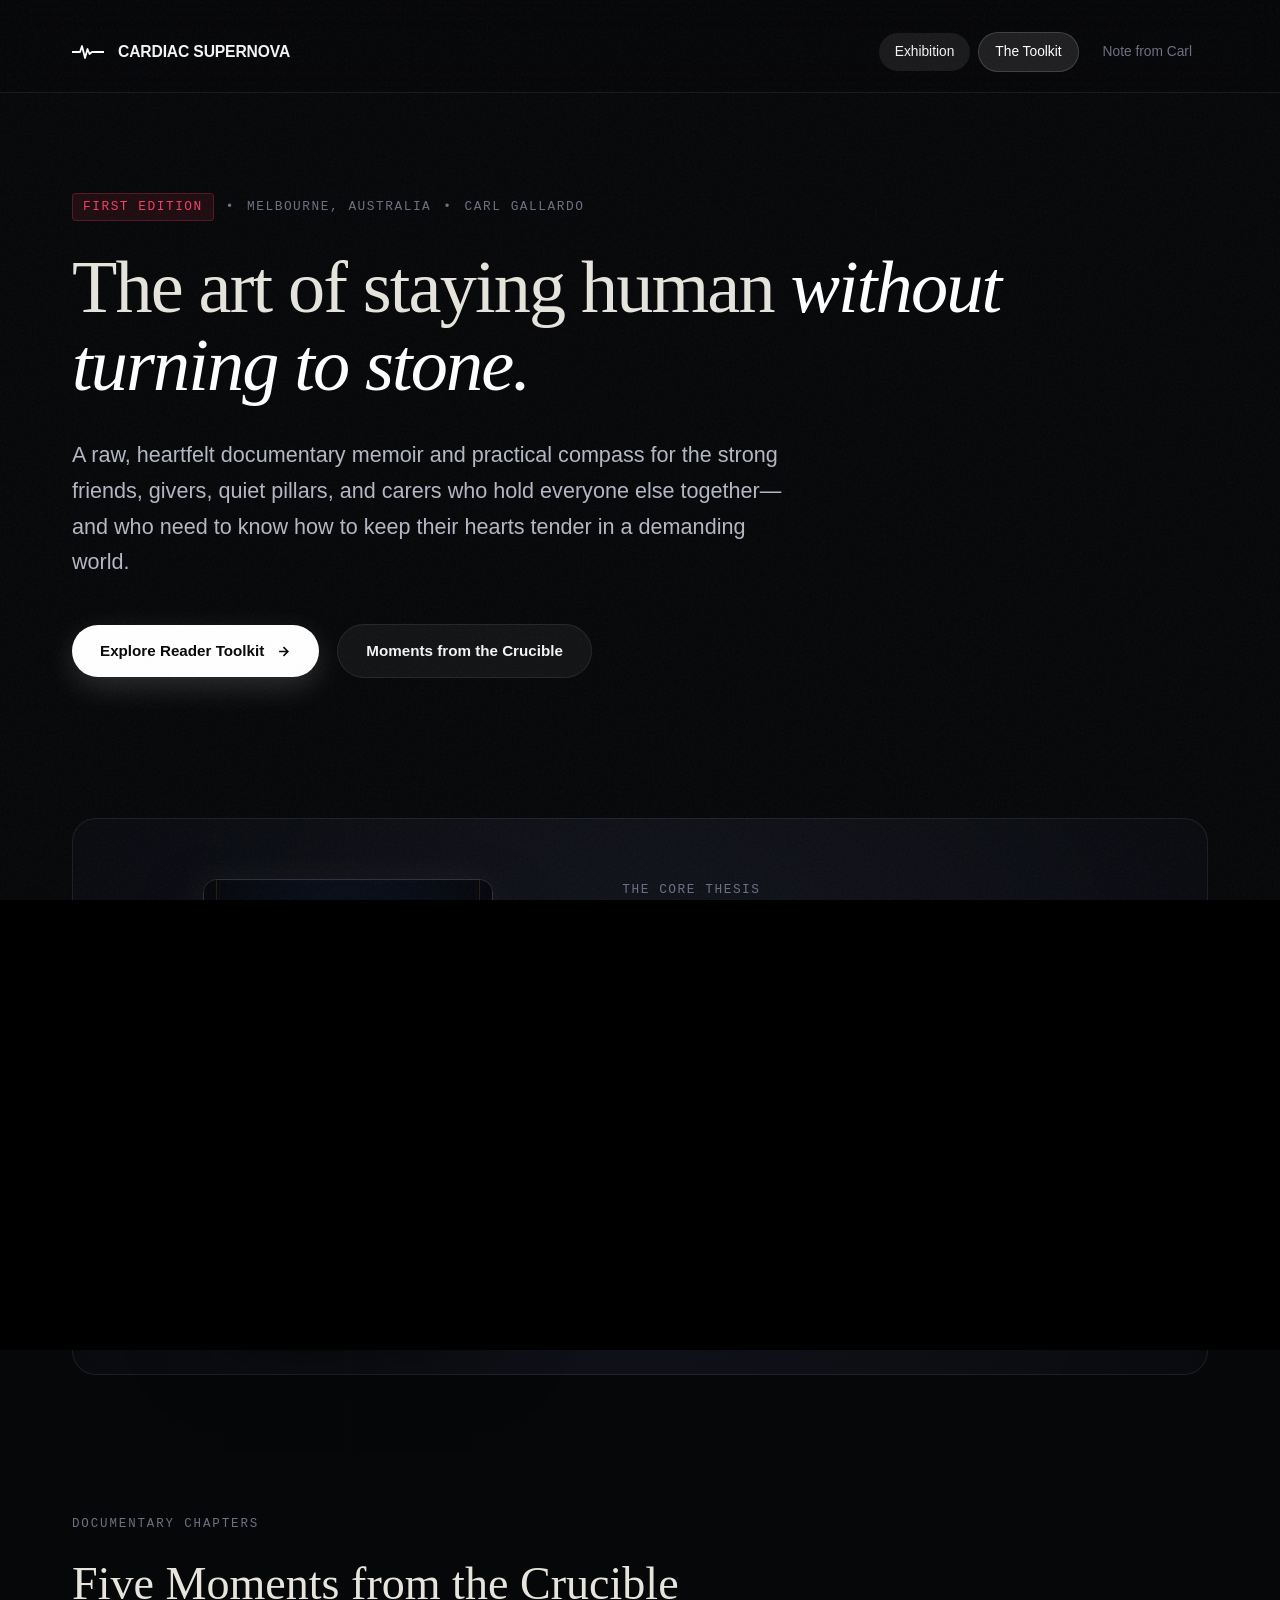
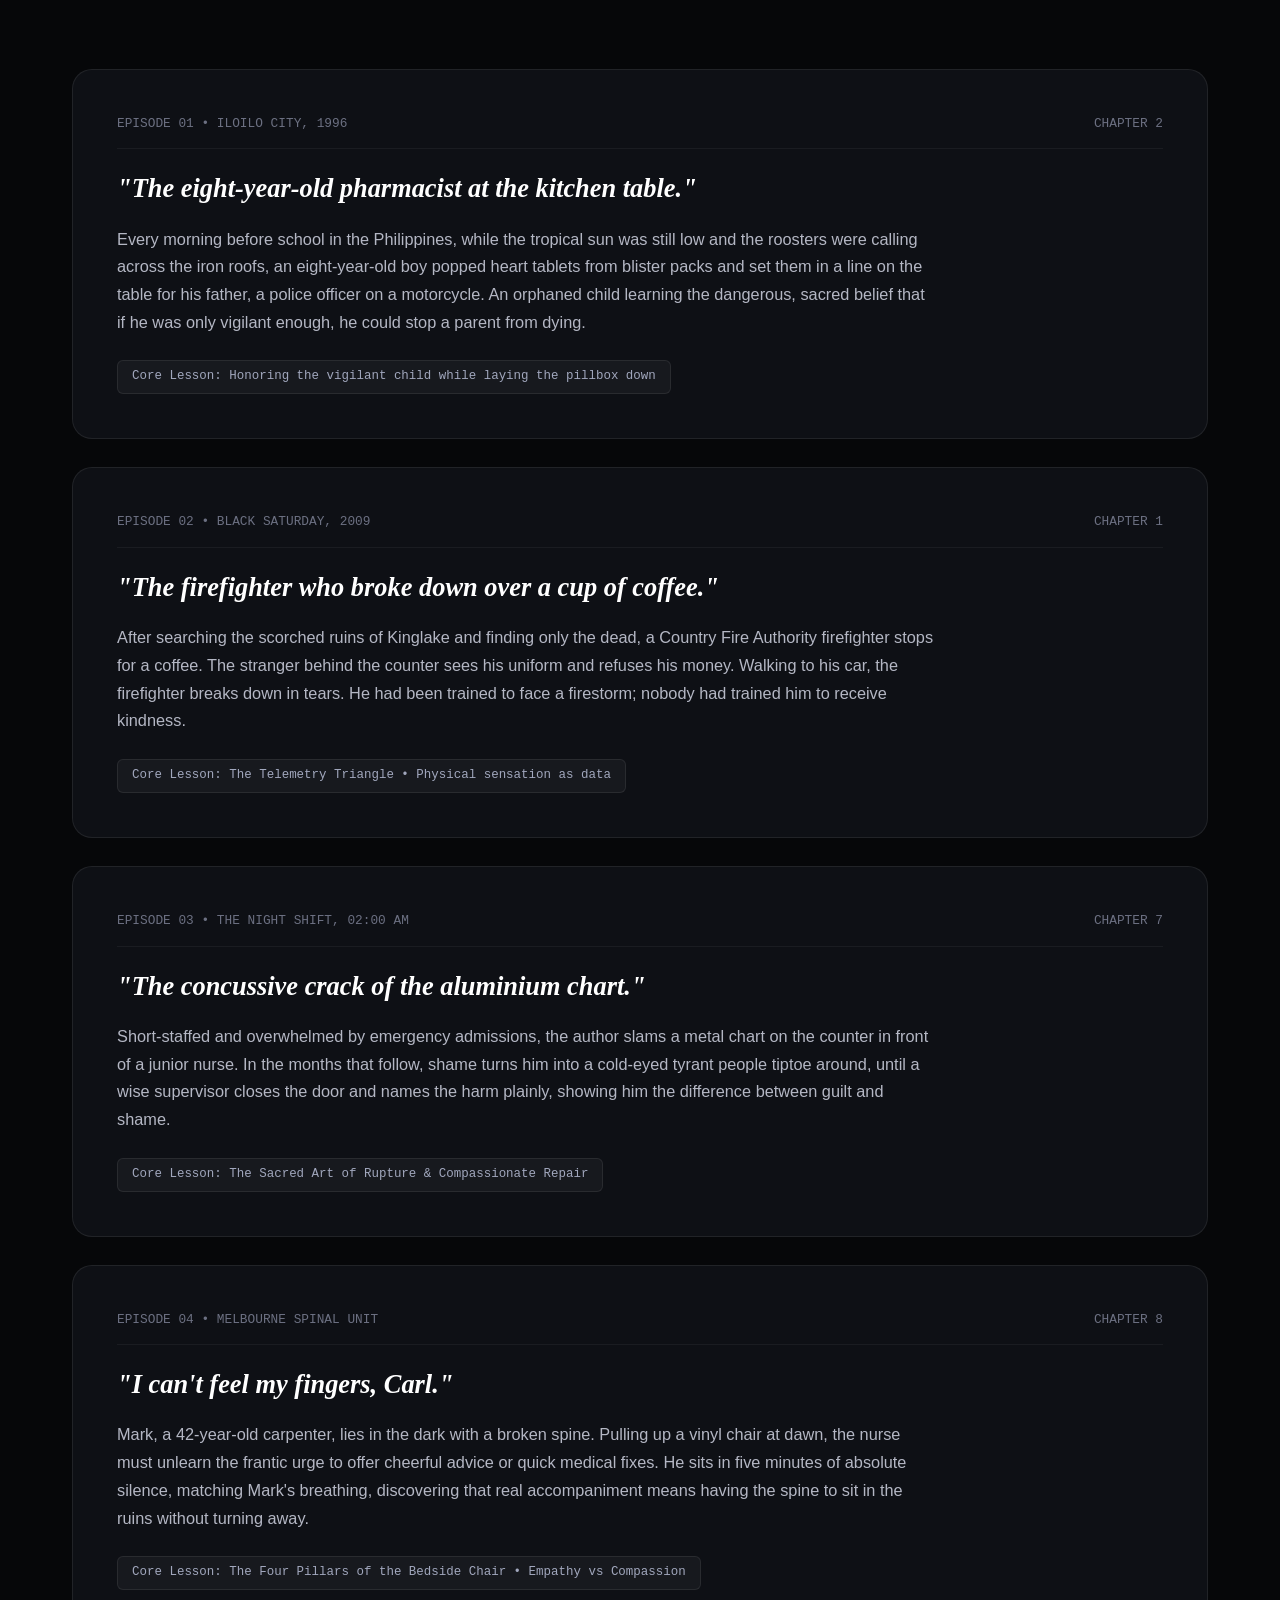
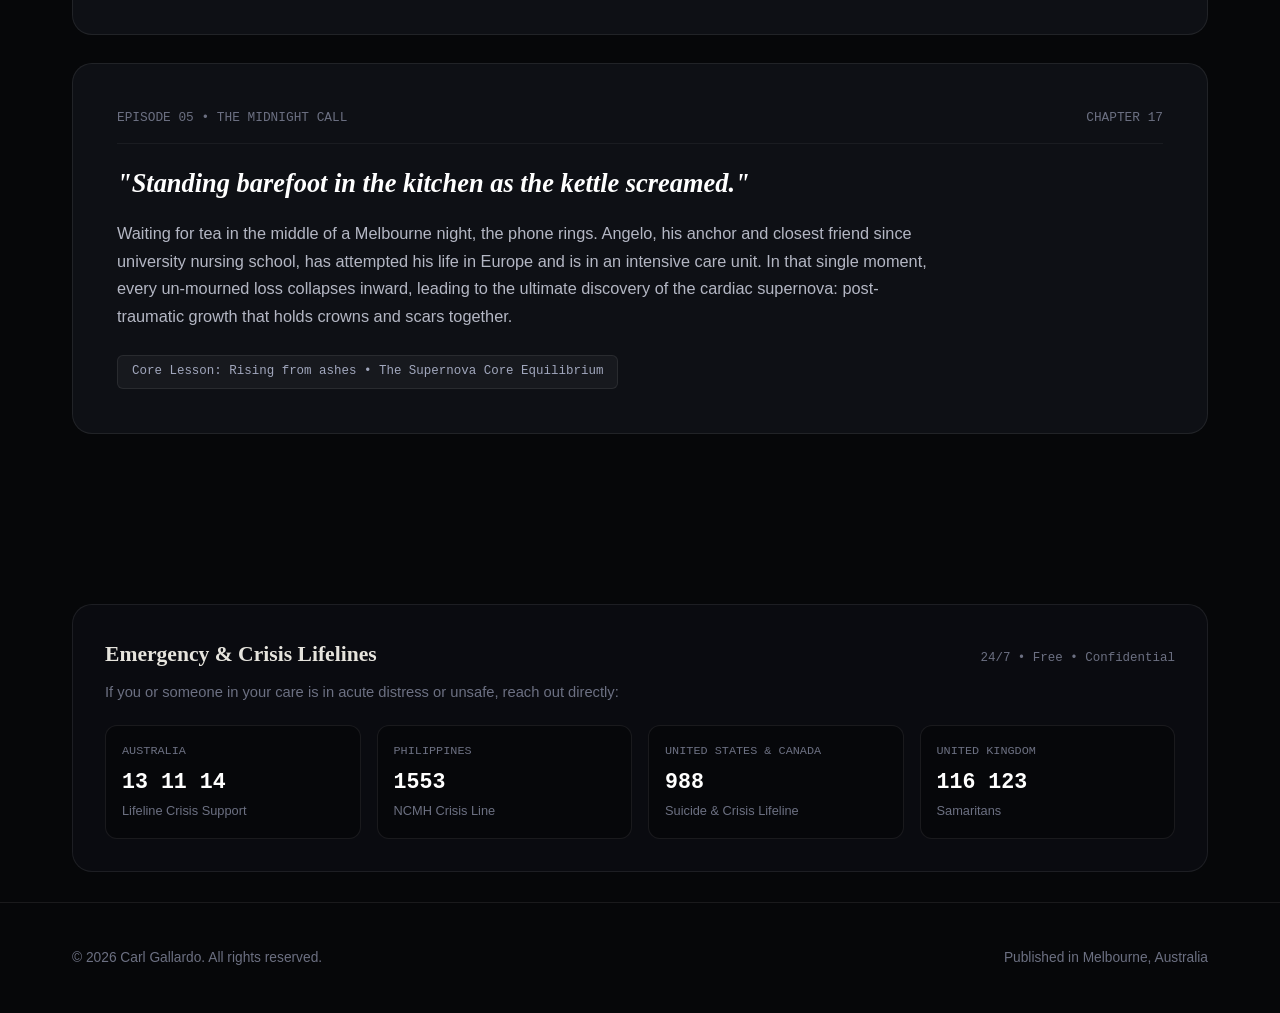
<file: index.html>
<!DOCTYPE html>
<html lang="en-AU">
<head>
  <meta charset="utf-8">
  <meta name="viewport" content="width=device-width, initial-scale=1">
  <meta name="robots" content="noindex, nofollow">
  <title>Cardiac Supernova — Carl Gallardo</title>
  <meta name="description" content="The Art of Staying Human Without Turning to Stone. A documentary memoir and practical compass by Carl Gallardo.">
  <link rel="stylesheet" href="assets/style.css">
  <script defer src="assets/app.js"></script>
</head>
<body>

  <!-- Film Grain Overlay -->
  <div class="film-grain" aria-hidden="true"></div>

  <!-- Eyelid Shutter (The Blink Transition) -->
  <div class="eyelid-shutter" id="eyelidShutter" aria-hidden="true">
    <div class="eyelid-top"></div>
    <div class="eyelid-bottom"></div>
  </div>

  <!-- Masthead -->
  <header class="masthead">
    <div class="doc-shell masthead-inner">
      <a class="title-mark" href="./">
        <svg class="cardiac-monitor-line" viewBox="0 0 32 18" fill="none" stroke="#FFFFFF" stroke-width="1.8">
          <path d="M0 9h8l2-6 3 12 2.5-9 2 5 2.5-2H32" stroke-linecap="round" stroke-linejoin="round"/>
        </svg>
        <span>CARDIAC SUPERNOVA</span>
      </a>
      <nav class="editorial-nav">
        <a class="nav-anchor active" href="./">Exhibition</a>
        <a class="nav-anchor cta" href="toolkit/">The Toolkit</a>
        <a class="nav-anchor" href="review/">Note from Carl</a>
      </nav>
    </div>
  </header>

  <main class="doc-shell">
    <!-- Prologue Hero -->
    <section class="prologue">
      <div class="prologue-meta">
        <span class="tag">First Edition</span>
        <span>&bull;</span>
        <span>Melbourne, Australia</span>
        <span>&bull;</span>
        <span>Carl Gallardo</span>
      </div>

      <h1 class="prologue-headline">
        The art of staying human <em>without turning to stone.</em>
      </h1>

      <p class="prologue-lead">
        A raw, heartfelt documentary memoir and practical compass for the strong friends, givers, quiet pillars, and carers who hold everyone else together—and who need to know how to keep their hearts tender in a demanding world.
      </p>

      <div class="prologue-controls">
        <a href="toolkit/" class="doc-btn primary">
          <span>Explore Reader Toolkit</span>
          <svg width="15" height="15" viewBox="0 0 24 24" fill="none" stroke="currentColor" stroke-width="2.5"><path d="M5 12h14M12 5l7 7-7 7"/></svg>
        </a>
        <a href="#vignettes" class="doc-btn ghost">
          <span>Moments from the Crucible</span>
        </a>
      </div>
    </section>

    <!-- The Book Showcase Strip -->
    <section class="showcase-strip">
      <div class="showcase-book">
        <div class="book-lens" data-tilt>
          <img src="assets/cover.jpg" alt="Cardiac Supernova Cover">
        </div>
      </div>
      <div class="showcase-narrative">
        <div style="font-family: var(--font-mono); font-size: 0.8rem; color: var(--text-muted); text-transform: uppercase; letter-spacing: 0.12em; margin-bottom: 12px;">
          The Core Thesis
        </div>
        <h3>"A heart that turns to stone does not become stronger. It stops."</h3>
        <p>
          In astrophysics, a massive star maintains its shape only while outward thermal radiation equals the crushing inward pull of gravity. When the core begins fusing iron, it can no longer generate outward pressure, and it collapses under its own weight.
        </p>
        <p>
          We do not survive trauma through hardened invulnerability. We survive through <strong>the pliant heart</strong>: staying soft enough to feel, firm enough to protect our borders, and humble enough to be held.
        </p>
        <div style="display: flex; gap: 12px;">
          <a href="toolkit/" class="doc-btn primary" style="padding: 10px 22px; font-size: 0.88rem;">Open Toolkit</a>
          <a href="review/" class="doc-btn ghost" style="padding: 10px 22px; font-size: 0.88rem;">Letter to Readers</a>
        </div>
      </div>
    </section>

    <!-- Documentary Vignettes: Moments From the Crucible -->
    <section class="episodes-section" id="vignettes">
      <div class="section-eyebrow">Documentary Chapters</div>
      <h2 class="section-title">Five Moments from the Crucible</h2>

      <div class="vignettes-stack">
        <!-- Episode 01 -->
        <article class="vignette-card">
          <div class="vignette-meta-row">
            <span>EPISODE 01 &bull; ILOILO CITY, 1996</span>
            <span>CHAPTER 2</span>
          </div>
          <h3 class="vignette-quote">"The eight-year-old pharmacist at the kitchen table."</h3>
          <p class="vignette-body">
            Every morning before school in the Philippines, while the tropical sun was still low and the roosters were calling across the iron roofs, an eight-year-old boy popped heart tablets from blister packs and set them in a line on the table for his father, a police officer on a motorcycle. An orphaned child learning the dangerous, sacred belief that if he was only vigilant enough, he could stop a parent from dying.
          </p>
          <div class="vignette-tool-tag">
            <span>Core Lesson: Honoring the vigilant child while laying the pillbox down</span>
          </div>
        </article>

        <!-- Episode 02 -->
        <article class="vignette-card">
          <div class="vignette-meta-row">
            <span>EPISODE 02 &bull; BLACK SATURDAY, 2009</span>
            <span>CHAPTER 1</span>
          </div>
          <h3 class="vignette-quote">"The firefighter who broke down over a cup of coffee."</h3>
          <p class="vignette-body">
            After searching the scorched ruins of Kinglake and finding only the dead, a Country Fire Authority firefighter stops for a coffee. The stranger behind the counter sees his uniform and refuses his money. Walking to his car, the firefighter breaks down in tears. He had been trained to face a firestorm; nobody had trained him to receive kindness.
          </p>
          <div class="vignette-tool-tag">
            <span>Core Lesson: The Telemetry Triangle &bull; Physical sensation as data</span>
          </div>
        </article>

        <!-- Episode 03 -->
        <article class="vignette-card">
          <div class="vignette-meta-row">
            <span>EPISODE 03 &bull; THE NIGHT SHIFT, 02:00 AM</span>
            <span>CHAPTER 7</span>
          </div>
          <h3 class="vignette-quote">"The concussive crack of the aluminium chart."</h3>
          <p class="vignette-body">
            Short-staffed and overwhelmed by emergency admissions, the author slams a metal chart on the counter in front of a junior nurse. In the months that follow, shame turns him into a cold-eyed tyrant people tiptoe around, until a wise supervisor closes the door and names the harm plainly, showing him the difference between guilt and shame.
          </p>
          <div class="vignette-tool-tag">
            <span>Core Lesson: The Sacred Art of Rupture &amp; Compassionate Repair</span>
          </div>
        </article>

        <!-- Episode 04 -->
        <article class="vignette-card">
          <div class="vignette-meta-row">
            <span>EPISODE 04 &bull; MELBOURNE SPINAL UNIT</span>
            <span>CHAPTER 8</span>
          </div>
          <h3 class="vignette-quote">"I can't feel my fingers, Carl."</h3>
          <p class="vignette-body">
            Mark, a 42-year-old carpenter, lies in the dark with a broken spine. Pulling up a vinyl chair at dawn, the nurse must unlearn the frantic urge to offer cheerful advice or quick medical fixes. He sits in five minutes of absolute silence, matching Mark's breathing, discovering that real accompaniment means having the spine to sit in the ruins without turning away.
          </p>
          <div class="vignette-tool-tag">
            <span>Core Lesson: The Four Pillars of the Bedside Chair &bull; Empathy vs Compassion</span>
          </div>
        </article>

        <!-- Episode 05 -->
        <article class="vignette-card">
          <div class="vignette-meta-row">
            <span>EPISODE 05 &bull; THE MIDNIGHT CALL</span>
            <span>CHAPTER 17</span>
          </div>
          <h3 class="vignette-quote">"Standing barefoot in the kitchen as the kettle screamed."</h3>
          <p class="vignette-body">
            Waiting for tea in the middle of a Melbourne night, the phone rings. Angelo, his anchor and closest friend since university nursing school, has attempted his life in Europe and is in an intensive care unit. In that single moment, every un-mourned loss collapses inward, leading to the ultimate discovery of the cardiac supernova: post-traumatic growth that holds crowns and scars together.
          </p>
          <div class="vignette-tool-tag">
            <span>Core Lesson: Rising from ashes &bull; The Supernova Core Equilibrium</span>
          </div>
        </article>
      </div>
    </section>

    <!-- Crisis Support Capsule -->
    <section class="crisis-capsule">
      <div style="display: flex; justify-content: space-between; align-items: baseline; flex-wrap: wrap; gap: 8px;">
        <h3>Emergency &amp; Crisis Lifelines</h3>
        <span style="font-family: var(--font-mono); font-size: 0.78rem; color: var(--text-muted);">24/7 &bull; Free &bull; Confidential</span>
      </div>
      <p style="color: var(--text-muted); font-size: 0.92rem; margin-top: 4px;">
        If you or someone in your care is in acute distress or unsafe, reach out directly:
      </p>

      <div class="crisis-grid-4">
        <div class="crisis-tile" onclick="copyClip('13 11 14', 'Lifeline Australia copied')">
          <div class="crisis-tile-flag">Australia</div>
          <div class="crisis-tile-num">13 11 14</div>
          <div class="crisis-tile-desc">Lifeline Crisis Support</div>
        </div>

        <div class="crisis-tile" onclick="copyClip('1553', 'NCMH Philippines copied')">
          <div class="crisis-tile-flag">Philippines</div>
          <div class="crisis-tile-num">1553</div>
          <div class="crisis-tile-desc">NCMH Crisis Line</div>
        </div>

        <div class="crisis-tile" onclick="copyClip('988', '988 Lifeline copied')">
          <div class="crisis-tile-flag">United States &amp; Canada</div>
          <div class="crisis-tile-num">988</div>
          <div class="crisis-tile-desc">Suicide &amp; Crisis Lifeline</div>
        </div>

        <div class="crisis-tile" onclick="copyClip('116 123', 'Samaritans UK copied')">
          <div class="crisis-tile-flag">United Kingdom</div>
          <div class="crisis-tile-num">116 123</div>
          <div class="crisis-tile-desc">Samaritans</div>
        </div>
      </div>
    </section>
  </main>

  <footer class="editorial-footer">
    <div class="doc-shell footer-row">
      <span>&copy; 2026 Carl Gallardo. All rights reserved.</span>
      <span>Published in Melbourne, Australia</span>
    </div>
  </footer>

</body>
</html>
</file>
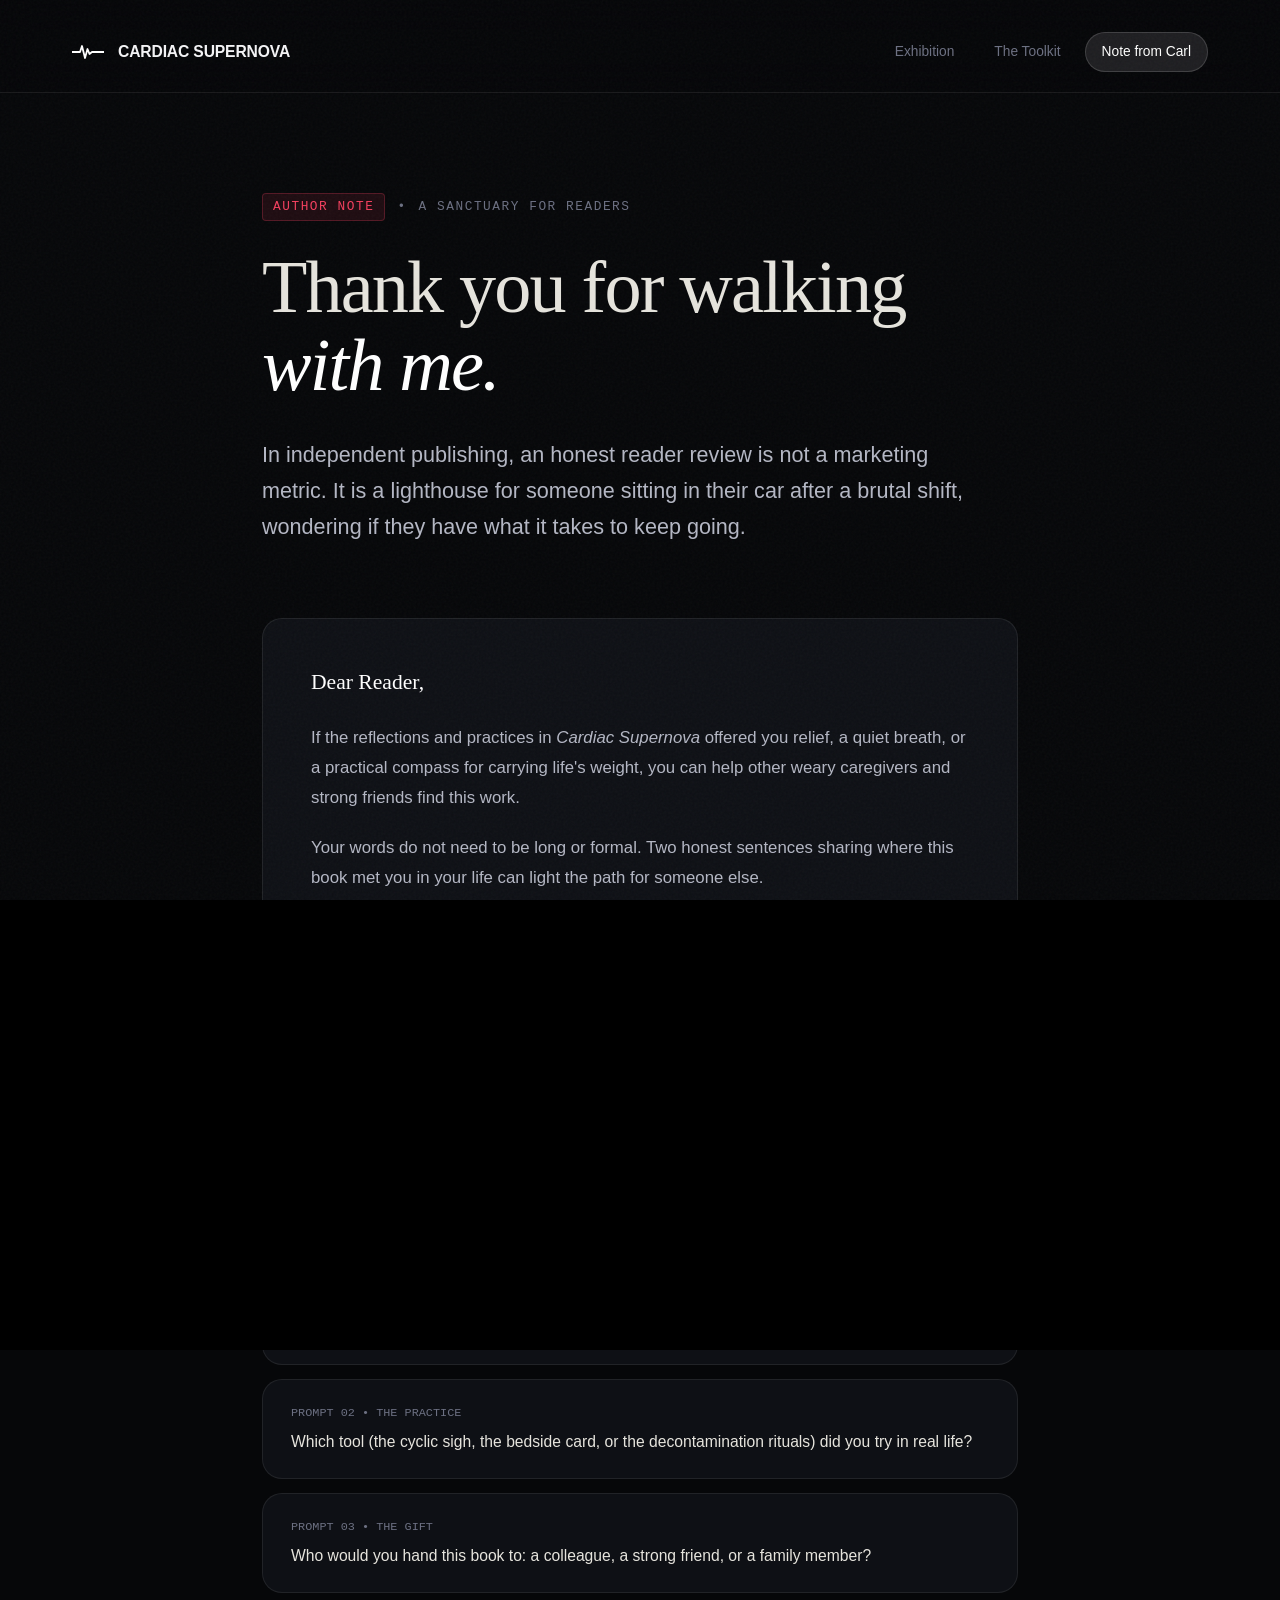
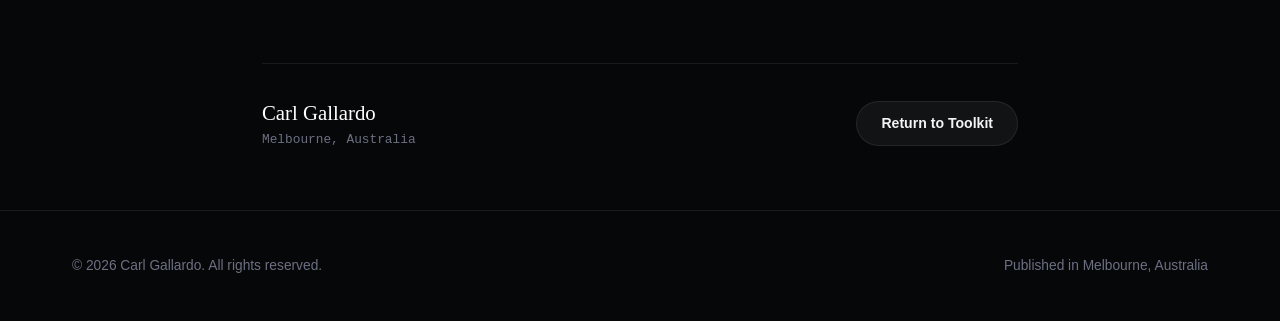
<file: review/index.html>
<!DOCTYPE html>
<html lang="en-AU">
<head>
  <meta charset="utf-8">
  <meta name="viewport" content="width=device-width, initial-scale=1">
  <meta name="robots" content="noindex, nofollow">
  <title>A Note from Carl — Cardiac Supernova</title>
  <meta name="description" content="A personal reflection on how honest reader words light the path for someone else.">
  <link rel="stylesheet" href="../assets/style.css">
  <script defer src="../assets/app.js"></script>
</head>
<body>

  <!-- Film Grain Overlay -->
  <div class="film-grain" aria-hidden="true"></div>

  <!-- Eyelid Shutter (The Blink Transition) -->
  <div class="eyelid-shutter" id="eyelidShutter" aria-hidden="true">
    <div class="eyelid-top"></div>
    <div class="eyelid-bottom"></div>
  </div>

  <!-- Masthead -->
  <header class="masthead">
    <div class="doc-shell masthead-inner">
      <a class="title-mark" href="../">
        <svg class="cardiac-monitor-line" viewBox="0 0 32 18" fill="none" stroke="#FFFFFF" stroke-width="1.8">
          <path d="M0 9h8l2-6 3 12 2.5-9 2 5 2.5-2H32" stroke-linecap="round" stroke-linejoin="round"/>
        </svg>
        <span>CARDIAC SUPERNOVA</span>
      </a>
      <nav class="editorial-nav">
        <a class="nav-anchor" href="../">Exhibition</a>
        <a class="nav-anchor" href="../toolkit/">The Toolkit</a>
        <a class="nav-anchor active cta" href="./">Note from Carl</a>
      </nav>
    </div>
  </header>

  <main class="doc-shell" style="max-width: 820px;">
    <section class="prologue" style="padding-bottom: 30px;">
      <div class="prologue-meta">
        <span class="tag">Author Note</span>
        <span>&bull;</span>
        <span>A Sanctuary for Readers</span>
      </div>
      <h1 class="prologue-headline">Thank you for walking <em>with me.</em></h1>
      <p class="prologue-lead">
        In independent publishing, an honest reader review is not a marketing metric. It is a lighthouse for someone sitting in their car after a brutal shift, wondering if they have what it takes to keep going.
      </p>
    </section>

    <!-- The Personal Letter Card -->
    <article class="vignette-card" style="margin-bottom: 40px; padding: 48px;">
      <div class="vignette-quote" style="font-size: 1.35rem; color: #FFFFFF; font-style: normal; margin-bottom: 24px;">
        Dear Reader,
      </div>

      <p class="vignette-body" style="font-size: 1.05rem; line-height: 1.8; margin-bottom: 20px;">
        If the reflections and practices in <em>Cardiac Supernova</em> offered you relief, a quiet breath, or a practical compass for carrying life's weight, you can help other weary caregivers and strong friends find this work.
      </p>

      <p class="vignette-body" style="font-size: 1.05rem; line-height: 1.8; margin-bottom: 24px;">
        Your words do not need to be long or formal. Two honest sentences sharing where this book met you in your life can light the path for someone else.
      </p>

      <div class="threshold-mantra" style="margin: 28px 0; font-size: 1.1rem; line-height: 1.6;">
        "People do not connect with your perfection. People connect with your humanity."
      </div>

      <p style="font-size: 0.95rem; color: var(--text-muted); line-height: 1.7;">
        Direct review links for Amazon, Goodreads, and Booktopia will activate here upon commercial publication. Until then, thank you for your courage, your tenderness, and for daring to keep your heart soft in a hard world.
      </p>
    </article>

    <!-- Reflection Prompts -->
    <section style="margin-bottom: 70px;">
      <div class="section-eyebrow">Reflection Prompts</div>
      <h3 style="font-family: var(--font-editorial); font-size: 1.6rem; color: var(--text-warm); margin-bottom: 20px;">
        Finding your words
      </h3>

      <div style="display: flex; flex-direction: column; gap: 14px;">
        <div class="vignette-card" style="padding: 24px 28px;">
          <div style="font-family: var(--font-mono); font-size: 0.74rem; color: var(--text-muted); text-transform: uppercase; margin-bottom: 6px;">Prompt 01 &bull; The Mirror</div>
          <p style="font-size: 0.98rem; color: var(--text-warm); margin: 0; line-height: 1.6;">
            Which scene or reflection made you feel most seen in your daily work or personal relationships?
          </p>
        </div>

        <div class="vignette-card" style="padding: 24px 28px;">
          <div style="font-family: var(--font-mono); font-size: 0.74rem; color: var(--text-muted); text-transform: uppercase; margin-bottom: 6px;">Prompt 02 &bull; The Practice</div>
          <p style="font-size: 0.98rem; color: var(--text-warm); margin: 0; line-height: 1.6;">
            Which tool (the cyclic sigh, the bedside card, or the decontamination rituals) did you try in real life?
          </p>
        </div>

        <div class="vignette-card" style="padding: 24px 28px;">
          <div style="font-family: var(--font-mono); font-size: 0.74rem; color: var(--text-muted); text-transform: uppercase; margin-bottom: 6px;">Prompt 03 &bull; The Gift</div>
          <p style="font-size: 0.98rem; color: var(--text-warm); margin: 0; line-height: 1.6;">
            Who would you hand this book to: a colleague, a strong friend, or a family member?
          </p>
        </div>
      </div>
    </section>

    <!-- Author Sign-off -->
    <div style="border-top: 1px solid var(--line-subtle); padding: 32px 0 60px; display: flex; justify-content: space-between; align-items: center; flex-wrap: wrap; gap: 20px;">
      <div>
        <div style="font-family: var(--font-editorial); font-size: 1.3rem; color: #FFFFFF; font-weight: 400;">Carl Gallardo</div>
        <div style="font-family: var(--font-mono); font-size: 0.8rem; color: var(--text-muted);">Melbourne, Australia</div>
      </div>
      <a href="../toolkit/" class="doc-btn ghost" style="padding: 10px 24px; font-size: 0.88rem;">
        <span>Return to Toolkit</span>
      </a>
    </div>
  </main>

  <footer class="editorial-footer">
    <div class="doc-shell footer-row">
      <span>&copy; 2026 Carl Gallardo. All rights reserved.</span>
      <span>Published in Melbourne, Australia</span>
    </div>
  </footer>

</body>
</html>
</file>
<file: assets/style.css>
/* ==========================================================================
   CARDIAC SUPERNOVA — Immersive Documentary & Motion Design System
   Inspired by Hello Monday's "In My World" (Awwwards Site of the Year)
   ========================================================================== */

:root {
  --bg-void: #060709;
  --bg-surface: #0E1015;
  --bg-card: rgba(18, 20, 28, 0.7);
  --bg-card-hover: rgba(26, 29, 41, 0.9);
  
  --line-subtle: rgba(255, 255, 255, 0.08);
  --line-focus: rgba(255, 255, 255, 0.22);
  
  --text-lead: #F4F4F6;
  --text-body: #B4B7C4;
  --text-muted: #6C7082;
  --text-warm: #E6E4DD;
  
  --iris-pulse: #F43F5E;          /* Cardiac pulse */
  --iris-calm: #10B981;           /* Restorative vagal */
  --iris-glow: rgba(244, 63, 94, 0.35);
  
  --font-display: -apple-system, BlinkMacSystemFont, "Inter", "Helvetica Neue", sans-serif;
  --font-editorial: "Charter", "Bitstream Charter", "Sitka Text", Cambria, Georgia, serif;
  --font-mono: "SF Mono", "Menlo", "Consolas", monospace;
  
  --ease-spring: cubic-bezier(0.16, 1, 0.3, 1);
  --ease-cinema: cubic-bezier(0.7, 0, 0.3, 1);
}

*, *::before, *::after {
  box-sizing: border-box;
  margin: 0;
  padding: 0;
}

html {
  background: var(--bg-void);
  color: var(--text-lead);
  font-family: var(--font-display);
  line-height: 1.6;
  -webkit-font-smoothing: antialiased;
  -moz-osx-font-smoothing: grayscale;
  scroll-behavior: smooth;
  font-size: 16px;
}

body {
  min-height: 100vh;
  display: flex;
  flex-direction: column;
  overflow-x: hidden;
  background-color: var(--bg-void);
  position: relative;
}

/* --- Film Grain & Atmospheric Ambient Canvas --- */
.film-grain {
  position: fixed;
  top: 0; left: 0; width: 100%; height: 100%;
  pointer-events: none;
  z-index: 9999;
  opacity: 0.038;
  background-image: url("data:image/svg+xml,%3Csvg viewBox='0 0 512 512' xmlns='http://www.w3.org/2000/svg'%3E%3Cfilter id='noiseFilter'%3E%3CfeTurbulence type='fractalNoise' baseFrequency='0.75' numOctaves='3' stitchTiles='stitch'/%3E%3C/filter%3E%3Crect width='100%25' height='100%25' filter='url(%23noiseFilter)'/%3E%3C/svg%3E");
}

/* --- The "Blink" Shutter / Eye Transition Overlay --- */
.eyelid-shutter {
  position: fixed;
  top: 0; left: 0; width: 100%; height: 100%;
  pointer-events: none;
  z-index: 10000;
  display: flex;
  flex-direction: column;
}

.eyelid-top, .eyelid-bottom {
  width: 100%;
  height: 50%;
  background: #000;
  transition: transform 0.65s var(--ease-cinema);
}

.eyelid-top { transform: translateY(-100%); }
.eyelid-bottom { transform: translateY(100%); }

.eyelid-shutter.blink .eyelid-top { transform: translateY(0%); }
.eyelid-shutter.blink .eyelid-bottom { transform: translateY(0%); }

/* --- Container --- */
.doc-shell {
  width: 100%;
  max-width: 1200px;
  margin: 0 auto;
  padding: 0 32px;
}

@media (max-width: 640px) {
  .doc-shell { padding: 0 20px; }
}

/* --- Top Editorial Header --- */
.masthead {
  padding: 32px 0 20px;
  border-bottom: 1px solid var(--line-subtle);
  position: sticky;
  top: 0;
  background: rgba(6, 7, 9, 0.85);
  backdrop-filter: blur(20px);
  -webkit-backdrop-filter: blur(20px);
  z-index: 500;
}

.masthead-inner {
  display: flex;
  justify-content: space-between;
  align-items: center;
}

.title-mark {
  display: flex;
  align-items: center;
  gap: 14px;
  text-decoration: none;
  color: var(--text-lead);
}

.cardiac-monitor-line {
  width: 32px;
  height: 18px;
}

.title-mark span {
  font-family: var(--font-display);
  font-weight: 700;
  font-size: 0.98rem;
  letter-spacing: -0.01em;
}

.editorial-nav {
  display: flex;
  align-items: center;
  gap: 8px;
}

.nav-anchor {
  color: var(--text-muted);
  text-decoration: none;
  font-size: 0.86rem;
  font-weight: 500;
  padding: 8px 16px;
  border-radius: 9999px;
  transition: all 0.25s var(--ease-spring);
}

.nav-anchor:hover, .nav-anchor.active {
  color: var(--text-lead);
  background: rgba(255, 255, 255, 0.08);
}

.nav-anchor.cta {
  background: rgba(255, 255, 255, 0.1);
  color: #FFFFFF;
  border: 1px solid rgba(255, 255, 255, 0.15);
}

.nav-anchor.cta:hover {
  background: #FFFFFF;
  color: #000000;
}

/* --- Hero: The Cinematic Prologue --- */
.prologue {
  padding: 100px 0 80px;
  position: relative;
}

.prologue-meta {
  display: flex;
  align-items: center;
  gap: 12px;
  font-family: var(--font-mono);
  font-size: 0.8rem;
  color: var(--text-muted);
  text-transform: uppercase;
  letter-spacing: 0.12em;
  margin-bottom: 28px;
}

.prologue-meta .tag {
  color: var(--iris-pulse);
  background: rgba(244, 63, 94, 0.1);
  padding: 3px 10px;
  border-radius: 4px;
  border: 1px solid rgba(244, 63, 94, 0.25);
}

.prologue-headline {
  font-family: var(--font-editorial);
  font-size: clamp(2.8rem, 5.8vw, 5.4rem);
  font-weight: 400;
  line-height: 1.05;
  letter-spacing: -0.025em;
  color: var(--text-warm);
  max-width: 960px;
  margin-bottom: 32px;
}

.prologue-headline em {
  font-style: italic;
  font-weight: 300;
  color: #FFFFFF;
}

.prologue-lead {
  font-size: clamp(1.1rem, 1.8vw, 1.35rem);
  line-height: 1.65;
  color: var(--text-body);
  max-width: 720px;
  margin-bottom: 44px;
}

.prologue-controls {
  display: flex;
  align-items: center;
  flex-wrap: wrap;
  gap: 18px;
}

/* --- Tactile Documentary Action Button --- */
.doc-btn {
  display: inline-flex;
  align-items: center;
  gap: 12px;
  padding: 14px 28px;
  border-radius: 9999px;
  font-size: 0.95rem;
  font-weight: 600;
  text-decoration: none;
  cursor: pointer;
  transition: all 0.3s var(--ease-spring);
  border: none;
}

.doc-btn.primary {
  background: #FFFFFF;
  color: #060709;
  box-shadow: 0 10px 30px rgba(255, 255, 255, 0.15);
}

.doc-btn.primary:hover {
  transform: translateY(-2px);
  box-shadow: 0 16px 40px rgba(255, 255, 255, 0.25);
}

.doc-btn.ghost {
  background: rgba(255, 255, 255, 0.05);
  color: var(--text-lead);
  border: 1px solid var(--line-subtle);
}

.doc-btn.ghost:hover {
  background: rgba(255, 255, 255, 0.1);
  border-color: var(--line-focus);
  transform: translateY(-2px);
}

/* --- The Book Experience Display --- */
.showcase-strip {
  margin: 60px 0 100px;
  padding: 60px;
  border-radius: 24px;
  background: radial-gradient(circle at 50% 50%, rgba(25, 28, 40, 0.7) 0%, rgba(10, 11, 16, 0.9) 100%);
  border: 1px solid var(--line-subtle);
  display: grid;
  grid-template-columns: 0.9fr 1.1fr;
  gap: 60px;
  align-items: center;
}

@media (max-width: 900px) {
  .showcase-strip {
    grid-template-columns: 1fr;
    padding: 32px;
    gap: 40px;
    text-align: center;
  }
}

.showcase-book {
  display: flex;
  justify-content: center;
}

.book-lens {
  position: relative;
  width: 290px;
  height: 435px;
  border-radius: 14px;
  perspective: 1200px;
  transform-style: preserve-3d;
  box-shadow: 
    0 40px 80px -20px rgba(0, 0, 0, 0.95),
    0 0 40px rgba(255, 255, 255, 0.05);
  transition: transform 0.4s var(--ease-spring);
}

.book-lens img {
  width: 100%;
  height: 100%;
  object-fit: cover;
  border-radius: 14px;
  border: 1px solid rgba(255, 255, 255, 0.14);
}

.showcase-narrative h3 {
  font-family: var(--font-editorial);
  font-size: 2.2rem;
  font-weight: 400;
  line-height: 1.25;
  color: var(--text-warm);
  margin-bottom: 20px;
}

.showcase-narrative p {
  color: var(--text-body);
  font-size: 1.05rem;
  line-height: 1.7;
  margin-bottom: 24px;
}

/* --- Documentary Narrative Vignettes (Chronological Episodes) --- */
.episodes-section {
  padding: 40px 0 100px;
}

.section-eyebrow {
  font-family: var(--font-mono);
  font-size: 0.78rem;
  letter-spacing: 0.15em;
  text-transform: uppercase;
  color: var(--text-muted);
  margin-bottom: 12px;
}

.section-title {
  font-family: var(--font-editorial);
  font-size: clamp(2rem, 3.6vw, 3rem);
  font-weight: 400;
  color: var(--text-warm);
  margin-bottom: 48px;
}

.vignettes-stack {
  display: flex;
  flex-direction: column;
  gap: 28px;
}

.vignette-card {
  position: relative;
  background: var(--bg-surface);
  border: 1px solid var(--line-subtle);
  border-radius: 20px;
  padding: 44px;
  overflow: hidden;
  transition: all 0.4s var(--ease-spring);
}

@media (max-width: 640px) {
  .vignette-card { padding: 26px; }
}

.vignette-card:hover {
  border-color: var(--line-focus);
  transform: translateY(-4px);
  box-shadow: 0 25px 60px rgba(0, 0, 0, 0.8);
}

.vignette-meta-row {
  display: flex;
  justify-content: space-between;
  align-items: center;
  font-family: var(--font-mono);
  font-size: 0.8rem;
  color: var(--text-muted);
  margin-bottom: 20px;
  border-bottom: 1px solid rgba(255, 255, 255, 0.05);
  padding-bottom: 14px;
}

.vignette-quote {
  font-family: var(--font-editorial);
  font-size: clamp(1.2rem, 2.2vw, 1.65rem);
  line-height: 1.45;
  color: #FFFFFF;
  margin-bottom: 18px;
  font-style: italic;
}

.vignette-body {
  font-size: 1.02rem;
  color: var(--text-body);
  line-height: 1.7;
  max-width: 820px;
  margin-bottom: 24px;
}

.vignette-tool-tag {
  display: inline-flex;
  align-items: center;
  gap: 8px;
  font-family: var(--font-mono);
  font-size: 0.78rem;
  color: #A1A7BD;
  background: rgba(255, 255, 255, 0.04);
  padding: 6px 14px;
  border-radius: 6px;
  border: 1px solid var(--line-subtle);
}

/* --- Framework Exhibition Matrix (Toolkit) --- */
.exhibition-grid {
  display: grid;
  grid-template-columns: repeat(auto-fill, minmax(260px, 1fr));
  gap: 28px;
  margin: 48px 0;
}

.frame-card {
  background: var(--bg-surface);
  border: 1px solid var(--line-subtle);
  border-radius: 16px;
  overflow: hidden;
  display: flex;
  flex-direction: column;
  transition: all 0.35s var(--ease-spring);
}

.frame-card:hover {
  transform: translateY(-6px);
  border-color: var(--line-focus);
  box-shadow: 0 20px 50px rgba(0, 0, 0, 0.75);
}

.frame-stage {
  position: relative;
  background: #020305;
  padding: 20px;
  display: flex;
  align-items: center;
  justify-content: center;
  cursor: pointer;
  overflow: hidden;
}

.frame-stage img {
  width: 100%;
  height: auto;
  aspect-ratio: 4/3;
  object-fit: contain;
  transition: transform 0.4s var(--ease-spring);
}

.frame-card:hover .frame-stage img {
  transform: scale(1.04);
}

.frame-number {
  position: absolute;
  top: 12px;
  left: 12px;
  font-family: var(--font-mono);
  font-size: 0.7rem;
  background: rgba(0, 0, 0, 0.8);
  color: var(--text-warm);
  padding: 3px 8px;
  border-radius: 4px;
  border: 1px solid rgba(255, 255, 255, 0.15);
}

.frame-caption {
  padding: 20px;
  display: flex;
  flex-direction: column;
  flex: 1;
  justify-content: space-between;
}

.frame-name {
  font-family: var(--font-editorial);
  font-size: 1.15rem;
  color: var(--text-warm);
  margin-bottom: 6px;
}

.frame-origin {
  font-size: 0.8rem;
  color: var(--text-muted);
  margin-bottom: 18px;
}

.frame-downloads {
  display: flex;
  gap: 10px;
}

.frame-btn {
  flex: 1;
  text-align: center;
  font-size: 0.78rem;
  font-family: var(--font-mono);
  font-weight: 600;
  padding: 9px;
  border-radius: 8px;
  text-decoration: none;
  transition: all 0.2s ease;
}

.frame-btn.view {
  background: rgba(255, 255, 255, 0.05);
  color: var(--text-lead);
  border: 1px solid var(--line-subtle);
}

.frame-btn.view:hover {
  background: rgba(255, 255, 255, 0.12);
  border-color: var(--line-focus);
}

.frame-btn.pdf {
  background: #FFFFFF;
  color: #060709;
}

.frame-btn.pdf:hover {
  background: #E5E7EB;
}

/* --- The Bedside Badge Card (Realistic 3D Interaction) --- */
.badge-zone {
  perspective: 1200px;
  width: 340px;
  height: 520px;
  margin: 0 auto;
}

.badge-3d {
  width: 100%;
  height: 100%;
  position: relative;
  transform-style: preserve-3d;
  transition: transform 0.8s var(--ease-spring);
  cursor: pointer;
}

.badge-3d.flipped {
  transform: rotateY(180deg);
}

.badge-panel {
  position: absolute;
  width: 100%;
  height: 100%;
  backface-visibility: hidden;
  -webkit-backface-visibility: hidden;
  border-radius: 20px;
  padding: 30px;
  display: flex;
  flex-direction: column;
  justify-content: space-between;
  border: 1px solid rgba(255, 255, 255, 0.15);
  box-shadow: 0 35px 80px rgba(0, 0, 0, 0.9);
}

.badge-panel.front {
  background: linear-gradient(160deg, #161822 0%, #0A0B10 100%);
}

.badge-panel.back {
  background: linear-gradient(160deg, #1C1E2C 0%, #0C0E14 100%);
  transform: rotateY(180deg);
  border-color: rgba(244, 63, 94, 0.4);
}

.lanyard-slot {
  width: 60px;
  height: 6px;
  background: #000;
  border: 1px solid rgba(255, 255, 255, 0.2);
  border-radius: 4px;
  margin: 0 auto 20px;
}

.badge-kicker {
  font-family: var(--font-mono);
  font-size: 0.72rem;
  text-transform: uppercase;
  letter-spacing: 0.1em;
  color: var(--text-muted);
  margin-bottom: 8px;
}

.badge-heading {
  font-family: var(--font-editorial);
  font-size: 1.45rem;
  color: var(--text-warm);
  margin-bottom: 18px;
}

.badge-list {
  list-style: none;
  display: flex;
  flex-direction: column;
  gap: 14px;
  font-size: 0.88rem;
  color: var(--text-body);
}

.badge-list li strong {
  color: #FFFFFF;
  display: block;
  font-size: 0.9rem;
  margin-bottom: 2px;
}

.badge-flip-prompt {
  font-size: 0.76rem;
  font-family: var(--font-mono);
  color: var(--text-muted);
  text-align: center;
  display: flex;
  align-items: center;
  justify-content: center;
  gap: 6px;
}

/* --- Decontamination Threshold Sequence --- */
.threshold-stack {
  display: flex;
  flex-direction: column;
  gap: 20px;
  margin: 36px 0;
}

.threshold-card {
  display: grid;
  grid-template-columns: 64px 1fr;
  gap: 24px;
  background: var(--bg-surface);
  border: 1px solid var(--line-subtle);
  border-radius: 18px;
  padding: 30px;
  transition: all 0.3s var(--ease-spring);
}

@media (max-width: 640px) {
  .threshold-card {
    grid-template-columns: 1fr;
    gap: 16px;
    padding: 22px;
  }
}

.threshold-card:hover {
  border-color: var(--line-focus);
  transform: translateX(4px);
  background: rgba(22, 25, 36, 0.85);
}

.threshold-idx {
  width: 56px;
  height: 56px;
  border-radius: 12px;
  background: rgba(255, 255, 255, 0.04);
  border: 1px solid var(--line-subtle);
  color: var(--text-warm);
  font-family: var(--font-mono);
  font-size: 1.25rem;
  display: flex;
  align-items: center;
  justify-content: center;
}

.threshold-info h4 {
  font-family: var(--font-editorial);
  font-size: 1.35rem;
  color: var(--text-warm);
  margin-bottom: 8px;
}

.threshold-info p {
  color: var(--text-body);
  font-size: 0.98rem;
  line-height: 1.7;
}

.threshold-mantra {
  font-family: var(--font-editorial);
  font-style: italic;
  font-size: 1.05rem;
  color: #FFFFFF;
  background: rgba(0, 0, 0, 0.4);
  padding: 14px 20px;
  border-left: 2px solid #FFFFFF;
  border-radius: 0 8px 8px 0;
  margin-top: 14px;
}

/* --- Full-Screen Document Lightbox Modal --- */
.modal-overlay {
  position: fixed;
  top: 0; left: 0; width: 100%; height: 100%;
  background: rgba(4, 5, 8, 0.96);
  backdrop-filter: blur(24px);
  -webkit-backdrop-filter: blur(24px);
  z-index: 20000;
  display: flex;
  align-items: center;
  justify-content: center;
  padding: 32px;
  opacity: 0;
  pointer-events: none;
  transition: opacity 0.3s ease;
}

.modal-overlay.open {
  opacity: 1;
  pointer-events: auto;
}

.modal-body {
  position: relative;
  max-width: 1040px;
  width: 100%;
  max-height: 92vh;
  display: flex;
  flex-direction: column;
  background: #0E1015;
  border: 1px solid var(--line-focus);
  border-radius: 20px;
  overflow: hidden;
  box-shadow: 0 40px 100px rgba(0, 0, 0, 0.95);
  transform: scale(0.96);
  transition: transform 0.3s var(--ease-spring);
}

.modal-overlay.open .modal-body {
  transform: scale(1);
}

.modal-view {
  background: #000000;
  padding: 30px;
  display: flex;
  align-items: center;
  justify-content: center;
  max-height: 68vh;
  overflow: auto;
}

.modal-view img {
  max-width: 100%;
  max-height: 62vh;
  object-fit: contain;
}

.modal-bar {
  padding: 20px 28px;
  display: flex;
  justify-content: space-between;
  align-items: center;
  border-top: 1px solid var(--line-subtle);
  background: #111319;
}

.modal-close-icon {
  position: absolute;
  top: 16px;
  right: 16px;
  width: 40px;
  height: 40px;
  border-radius: 50%;
  background: rgba(0, 0, 0, 0.7);
  border: 1px solid rgba(255, 255, 255, 0.2);
  color: #fff;
  display: flex;
  align-items: center;
  justify-content: center;
  cursor: pointer;
  transition: all 0.2s ease;
  z-index: 10;
}

.modal-close-icon:hover {
  background: #FFFFFF;
  color: #000;
}

/* --- Crisis Strip --- */
.crisis-capsule {
  border: 1px solid var(--line-subtle);
  background: rgba(14, 16, 22, 0.6);
  border-radius: 20px;
  padding: 32px;
  margin: 70px 0 30px;
}

.crisis-capsule h3 {
  font-family: var(--font-editorial);
  font-size: 1.35rem;
  color: var(--text-warm);
  margin-bottom: 6px;
}

.crisis-grid-4 {
  display: grid;
  grid-template-columns: repeat(auto-fit, minmax(210px, 1fr));
  gap: 16px;
  margin-top: 20px;
}

.crisis-tile {
  background: rgba(0, 0, 0, 0.35);
  border: 1px solid var(--line-subtle);
  border-radius: 12px;
  padding: 16px;
  cursor: pointer;
  transition: all 0.2s ease;
}

.crisis-tile:hover {
  border-color: var(--line-focus);
  background: rgba(255, 255, 255, 0.04);
}

.crisis-tile-flag {
  font-family: var(--font-mono);
  font-size: 0.74rem;
  color: var(--text-muted);
  text-transform: uppercase;
}

.crisis-tile-num {
  font-family: var(--font-mono);
  font-size: 1.35rem;
  font-weight: 700;
  color: #FFFFFF;
  margin: 4px 0 2px;
}

.crisis-tile-desc {
  font-size: 0.8rem;
  color: var(--text-muted);
}

/* --- Subtle Toast --- */
.toast-bubble {
  position: fixed;
  bottom: 28px;
  right: 28px;
  background: #FFFFFF;
  color: #060709;
  font-family: var(--font-mono);
  font-size: 0.84rem;
  font-weight: 600;
  padding: 12px 22px;
  border-radius: 9999px;
  box-shadow: 0 15px 40px rgba(0,0,0,0.8);
  display: flex;
  align-items: center;
  gap: 10px;
  transform: translateY(80px);
  opacity: 0;
  transition: all 0.35s var(--ease-spring);
  z-index: 30000;
}

.toast-bubble.visible {
  transform: translateY(0);
  opacity: 1;
}

/* --- Footer --- */
.editorial-footer {
  border-top: 1px solid var(--line-subtle);
  padding: 44px 0;
  margin-top: auto;
}

.footer-row {
  display: flex;
  justify-content: space-between;
  align-items: center;
  flex-wrap: wrap;
  gap: 20px;
  font-size: 0.86rem;
  color: var(--text-muted);
}
</file>
